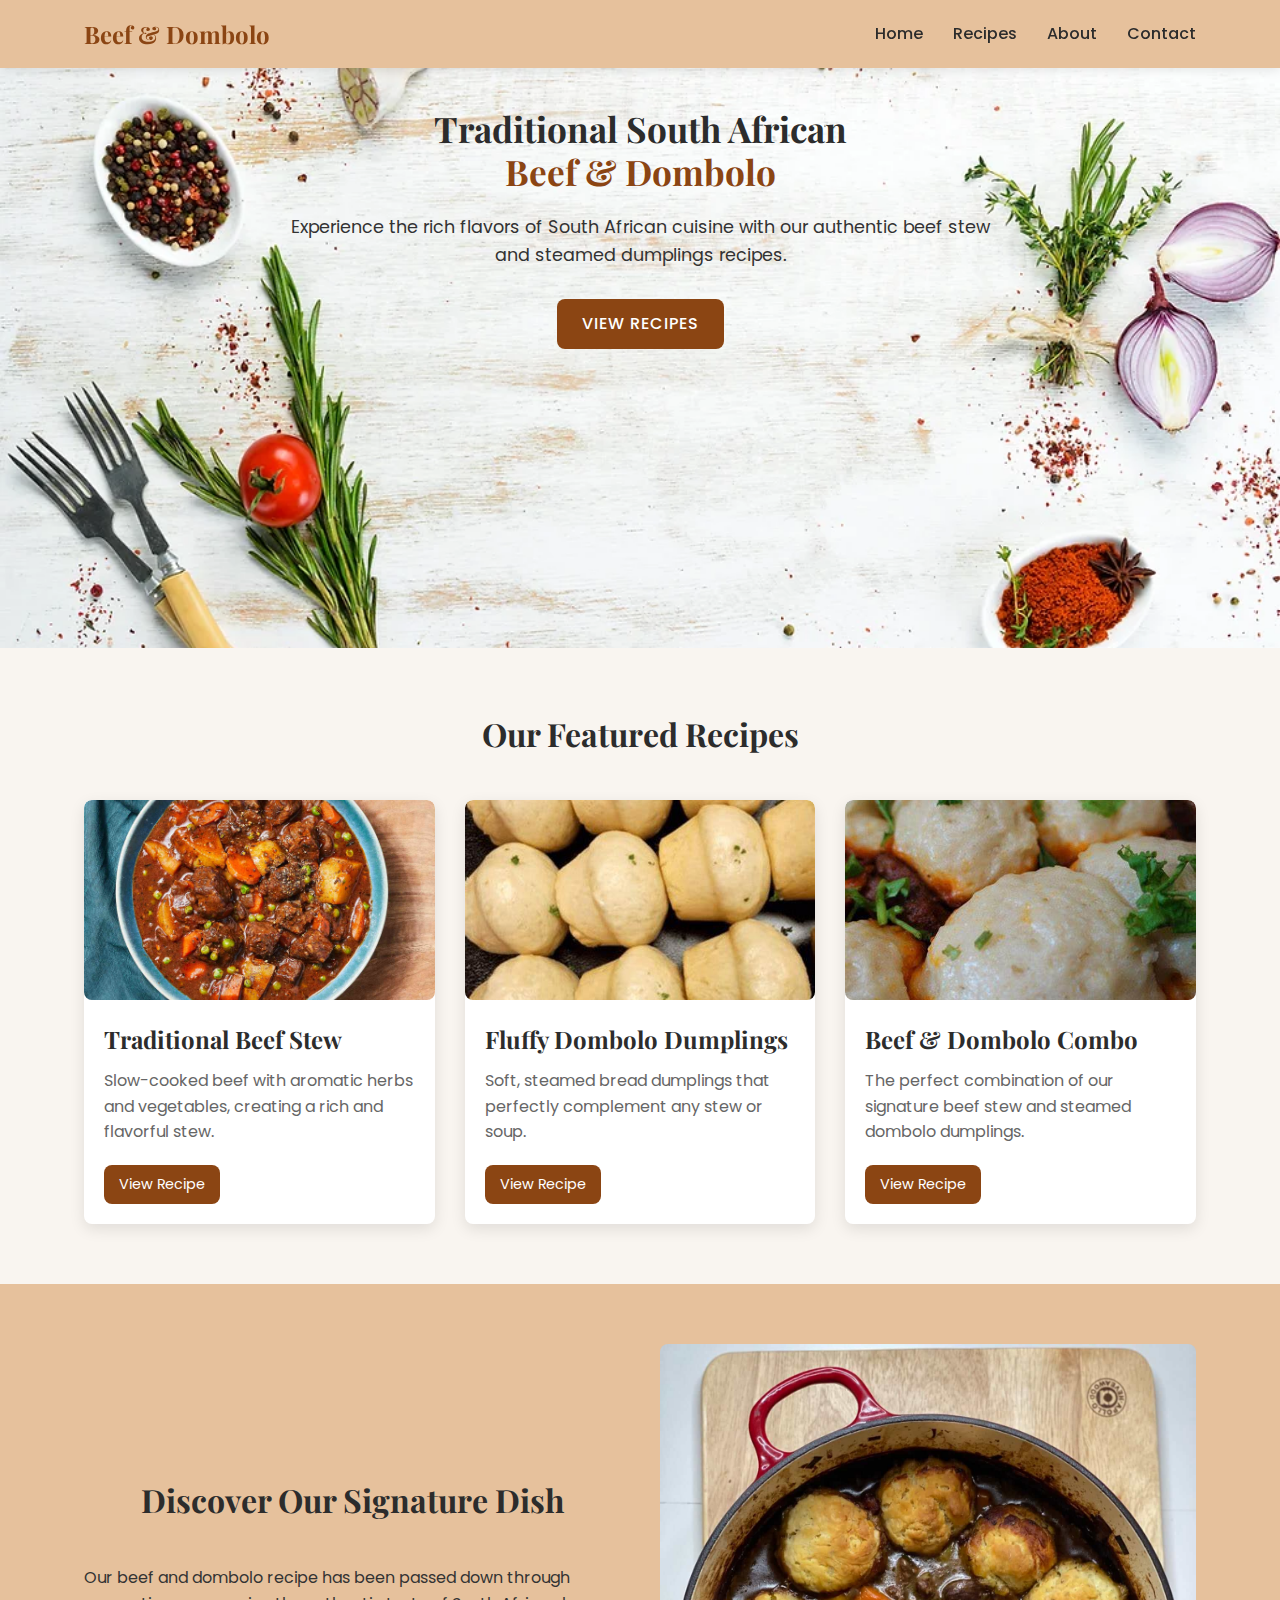
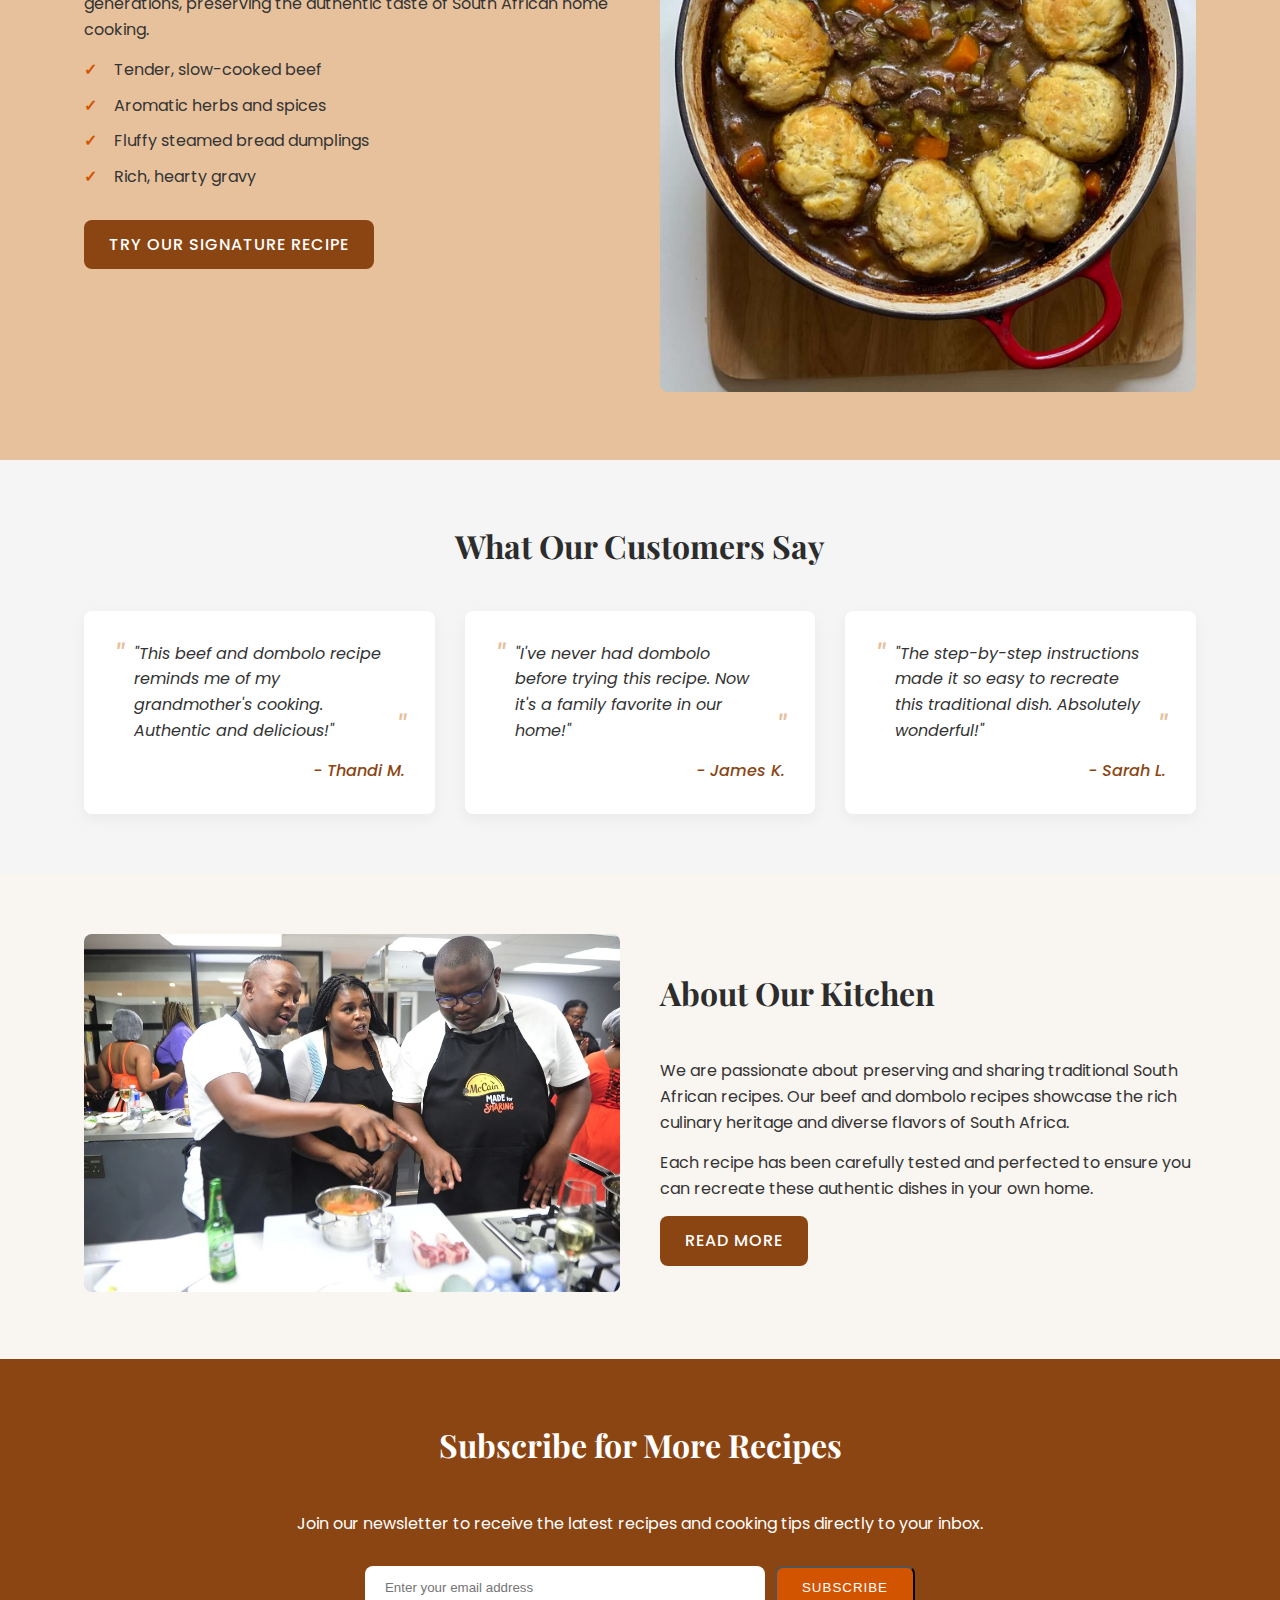
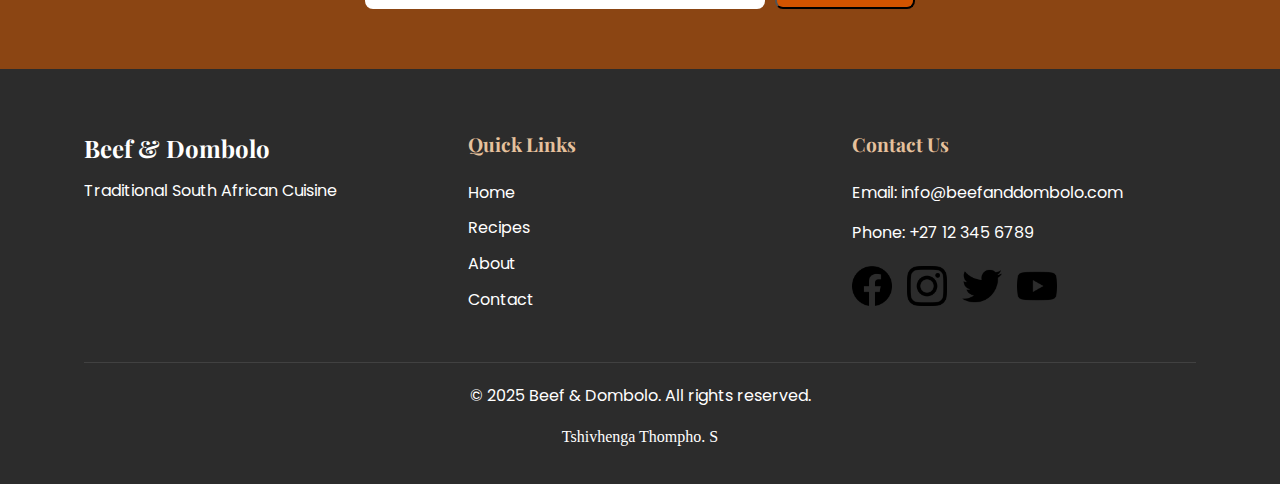
<file: index.html>
<!DOCTYPE html>
<html lang="en">
<head>
    <meta charset="UTF-8">
    <meta name="viewport" content="width=device-width, initial-scale=1.0">
    <title>Beef and Dombolo - Traditional South African Cuisine</title>
    <link rel="stylesheet" href="styles.css">
    <link rel="preconnect" href="https://fonts.googleapis.com">
    <link rel="preconnect" href="https://fonts.gstatic.com" crossorigin>
    <link href="https://fonts.googleapis.com/css2?family=Playfair+Display:wght@400;600;700&family=Poppins:wght@300;400;500&display=swap" rel="stylesheet">
</head>
<body>
    <header>
        <div class="container">
            <nav>
                <div class="logo">Beef & Dombolo</div>
                <ul class="nav-links">
                    <li><a href="#home">Home</a></li>
                    <li><a href="#recipes">Recipes</a></li>
                    <li><a href="#about">About</a></li>
                    <li><a href="#contact">Contact</a></li>
                </ul>
            </nav>
        </div>
    </header>

    <section class="mini-hero" id="home">
        <div class="container">
            <div class="hero-content">
                <h1>Traditional South African <span>Beef & Dombolo</span></h1>
                <p>Experience the rich flavors of South African cuisine with our authentic beef stew and steamed dumplings recipes.</p>
                <a href="#recipes" class="btn">View Recipes</a>
            </div>
        </div>
    </section>

    <section class="featured-recipes" id="recipes">
        <div class="container">
            <h2>Our Featured Recipes</h2>
            <div class="recipes-grid">
                <div class="recipe-card" id="beef-stew">
                    <div class="recipe-image">
                        <img src="beef.jpg" alt="Traditional beef stew">
                    </div>
                    <div class="recipe-content">
                        <h3>Traditional Beef Stew</h3>
                        <p>Slow-cooked beef with aromatic herbs and vegetables, creating a rich and flavorful stew.</p>
                        <a href="#beef-stew-recipe" class="btn-small recipe-toggle">View Recipe</a>
                    </div>
                    <div class="recipe-details" id="beef-stew-recipe">
                        <div class="recipe-tabs">
                            <div class="tab active" data-tab="ingredients">Ingredients</div>
                            <div class="tab" data-tab="instructions">Instructions</div>
                        </div>
                        <div class="tab-content">
                            <div class="tab-pane active" id="beef-stew-ingredients">
                                <h4>Ingredients</h4>
                                <ul class="ingredients-list">
                                    <li>1 kg beef chuck, cut into 3cm cubes</li>
                                    <li>2 tbsp olive oil</li>
                                    <li>2 onions, chopped</li>
                                    <li>4 garlic cloves, minced</li>
                                    <li>2 carrots, chopped</li>
                                    <li>2 celery stalks, chopped (optional)</li>
                                    <li>2 tbsp tomato paste</li>
                                    <li>2 tbsp flour</li>
                                    <li>500ml beef stock</li>
                                    <li>1 bay leaf</li>
                                    <li>1 tsp dried thyme</li>
                                    <li>Salt and pepper to taste</li>
                                    <li>Fresh parsley for garnish</li>
                                </ul>
                            </div>
                            <div class="tab-pane" id="beef-stew-instructions">
                                <h4>Instructions</h4>
                                <ol class="instructions-list">
                                    <li>Season beef with salt and pepper. Heat oil in a large pot over medium-high heat.</li>
                                    <li>Brown beef in batches, about 5 minutes per batch. Remove and set aside.</li>
                                    <li>Add onions to the pot and cook until softened, about 5 minutes.</li>
                                    <li>Add garlic, carrots, and celery and cook for another 5 minutes.</li>
                                    <li>Stir in tomato paste and cook for 1 minute.</li>
                                    <li>Sprinkle flour over vegetables and stir to coat.</li>
                                    <li>Gradually add beef stock, stirring constantly to prevent lumps.</li>
                                    <li>Return beef to the pot. Add bay leaf and thyme.</li>
                                    <li>Bring to a boil, then reduce heat to low. Cover and simmer for 2-3 hours until beef is tender.</li>
                                    <li>Adjust seasoning with salt and pepper.</li>
                                    <li>Garnish with fresh parsley before serving.</li>
                                </ol>
                            </div>
                        </div>
                    </div>
                </div>
                
                <div class="recipe-card" id="dombolo">
                    <div class="recipe-image">
                        <img src="2.jpg" alt="Fluffy dombolo dumplings">
                    </div>
                    <div class="recipe-content">
                        <h3>Fluffy Dombolo Dumplings</h3>
                        <p>Soft, steamed bread dumplings that perfectly complement any stew or soup.</p>
                        <a href="#dombolo-recipe" class="btn-small recipe-toggle">View Recipe</a>
                    </div>
                    <div class="recipe-details" id="dombolo-recipe">
                        <div class="recipe-tabs">
                            <div class="tab active" data-tab="ingredients">Ingredients</div>
                            <div class="tab" data-tab="instructions">Instructions</div>
                        </div>
                        <div class="tab-content">
                            <div class="tab-pane active" id="dombolo-ingredients">
                                <h4>Ingredients</h4>
                                <ul class="ingredients-list">
                                    <li>4 cups all-purpose flour</li>
                                    <li>1 tbsp instant yeast</li>
                                    <li>2 tbsp sugar</li>
                                    <li>1 tsp salt</li>
                                    <li>2 cups warm water</li>
                                    <li>2 tbsp vegetable oil</li>
                                </ul>
                            </div>
                            <div class="tab-pane" id="dombolo-instructions">
                                <h4>Instructions</h4>
                                <ol class="instructions-list">
                                    <li>In a large bowl, mix flour, yeast, sugar, and salt.</li>
                                    <li>Make a well in the center and add warm water and oil.</li>
                                    <li>Stir until a soft dough forms.</li>
                                    <li>Knead the dough on a floured surface for about 5-7 minutes until smooth and elastic.</li>
                                    <li>Place dough in a greased bowl, cover with a damp cloth, and let rise in a warm place for 1 hour or until doubled in size.</li>
                                    <li>Punch down the dough and divide into 8-10 equal portions.</li>
                                    <li>Shape each portion into a ball.</li>
                                    <li>Place the dough balls on top of simmering stew, leaving space between them as they will expand.</li>
                                    <li>Cover pot tightly and steam for 30-35 minutes without lifting the lid.</li>
                                    <li>Check that the dompolo is cooked through by inserting a toothpick - it should come out clean.</li>
                                    <li>Serve hot with beef stew.</li>
                                </ol>
                            </div>
                        </div>
                    </div>
                </div>
                
                <div class="recipe-card" id="combo">
                    <div class="recipe-image">
                        <img src="1.jpg" alt="Beef and dombolo combo">
                    </div>
                    <div class="recipe-content">
                        <h3>Beef & Dombolo Combo</h3>
                        <p>The perfect combination of our signature beef stew and steamed dombolo dumplings.</p>
                        <a href="#combo-recipe" class="btn-small recipe-toggle">View Recipe</a>
                    </div>
                    <div class="recipe-details" id="combo-recipe">
                        <div class="recipe-tabs">
                            <div class="tab active" data-tab="ingredients">Ingredients</div>
                            <div class="tab" data-tab="instructions">Instructions</div>
                        </div>
                        <div class="tab-content">
                            <div class="tab-pane active" id="combo-ingredients">
                                <h4>Ingredients</h4>
                                <p>For this recipe, you'll need all ingredients from both the Traditional Beef Stew and Fluffy Dombolo Dumplings recipes.</p>
                            </div>
                            <div class="tab-pane" id="combo-instructions">
                                <h4>Instructions</h4>
                                <ol class="instructions-list">
                                    <li>Prepare the beef stew following steps 1-8 of the beef stew recipe.</li>
                                    <li>While the stew is simmering, prepare the dombolo dough following steps 1-5 of the dombolo recipe.</li>
                                    <li>After the beef has been simmering for about 2 hours and is almost tender, shape the risen dough into 8-10 balls.</li>
                                    <li>Place the dough balls directly on top of the simmering stew, leaving space between them.</li>
                                    <li>Cover the pot tightly and continue to simmer for 30-35 minutes without lifting the lid.</li>
                                    <li>Check that both the beef is tender and the dombolo is cooked through.</li>
                                    <li>Garnish with fresh parsley and serve hot.</li>
                                </ol>
                                <p><strong>Tip:</strong> The dombolo will absorb the flavors from the stew as they cook, creating a perfect harmony of tastes.</p>
                            </div>
                        </div>
                    </div>
                </div>
            </div>
        </div>
    </section>

    <section class="featured-dish">
        <div class="container">
            <div class="featured-content">
                <h2>Discover Our Signature Dish</h2>
                <p>Our beef and dombolo recipe has been passed down through generations, preserving the authentic taste of South African home cooking.</p>
                <ul class="features">
                    <li>Tender, slow-cooked beef</li>
                    <li>Aromatic herbs and spices</li>
                    <li>Fluffy steamed bread dumplings</li>
                    <li>Rich, hearty gravy</li>
                </ul>
                <a href="#combo" class="btn">Try Our Signature Recipe</a>
            </div>
            <div class="featured-image">
                <img src="beef-stew-dumplings.jpeg" alt="Close-up of beef and dombolo">
            </div>
        </div>
    </section>

    <section class="testimonials">
        <div class="container">
            <h2>What Our Customers Say</h2>
            <div class="testimonials-grid">
                <div class="testimonial">
                    <p>"This beef and dombolo recipe reminds me of my grandmother's cooking. Authentic and delicious!"</p>
                    <cite>- Thandi M.</cite>
                </div>
                <div class="testimonial">
                    <p>"I've never had dombolo before trying this recipe. Now it's a family favorite in our home!"</p>
                    <cite>- James K.</cite>
                </div>
                <div class="testimonial">
                    <p>"The step-by-step instructions made it so easy to recreate this traditional dish. Absolutely wonderful!"</p>
                    <cite>- Sarah L.</cite>
                </div>
            </div>
        </div>
    </section>
    
    <section class="about" id="about">
        <div class="container">
            <div class="about-image">
                <img src="story.webp" alt="Chef preparing beef and dombolo">
            </div>
            <div class="about-content">
                <h2>About Our Kitchen</h2>
                <p>We are passionate about preserving and sharing traditional South African recipes. Our beef and dombolo recipes showcase the rich culinary heritage and diverse flavors of South Africa.</p>
                <p>Each recipe has been carefully tested and perfected to ensure you can recreate these authentic dishes in your own home.</p>
                <a href="#" class="btn">Read More</a>
            </div>
        </div>
    </section>

    <section class="newsletter">
        <div class="container">
            <h2>Subscribe for More Recipes</h2>
            <p>Join our newsletter to receive the latest recipes and cooking tips directly to your inbox.</p>
            <form class="newsletter-form">
                <input type="email" placeholder="Enter your email address" required>
                <button type="submit" class="btn">Subscribe</button>
            </form>
        </div>
    </section>

    <footer id="contact">
        <div class="container">
            <div class="footer-content">
                <div class="footer-logo">
                    <h3>Beef & Dombolo</h3>
                    <p>Traditional South African Cuisine</p>
                </div>
                <div class="footer-links">
                    <h4>Quick Links</h4>
                    <ul>
                        <li><a href="#home">Home</a></li>
                        <li><a href="#recipes">Recipes</a></li>
                        <li><a href="#about">About</a></li>
                        <li><a href="#contact">Contact</a></li>
                    </ul>
                </div>
                <div class="footer-contact">
                    <h4>Contact Us</h4>
                    <p>Email: info@beefanddombolo.com</p>
                    <p>Phone: +27 12 345 6789</p>
                    <div class="social-links">
                        <a href="#" class="social-icon"><img src="src/facebook.png" alt=""></a>
                        <a href="#" class="social-icon"><img src="src/instagram.png" alt=""></a>
                        <a href="#" class="social-icon"><img src="src/twitter.png" alt=""></a>
                        <a href="#" class="social-icon"><img src="src/youtube.png" alt=""></a>
                    </div>
                </div>
            </div>
            <div class="copyright">
                <p>&copy; 2025 Beef & Dombolo. All rights reserved. </p>
                <p id="last">Tshivhenga Thompho. S</p>
            </div>
        </div>
    </footer>

    <script>
        // JavaScript to handle recipe toggle and tabs
        document.addEventListener('DOMContentLoaded', function() {
            // Recipe toggle functionality
            const recipeToggles = document.querySelectorAll('.recipe-toggle');
            
            recipeToggles.forEach(toggle => {
                toggle.addEventListener('click', function(e) {
                    e.preventDefault();
                    const targetId = this.getAttribute('href');
                    const recipeDetails = document.querySelector(targetId);
                    
                    // Toggle visibility
                    if (recipeDetails.style.display === 'block') {
                        recipeDetails.style.display = 'none';
                        this.textContent = 'View Recipe';
                    } else {
                        // Hide all recipe details first
                        document.querySelectorAll('.recipe-details').forEach(details => {
                            details.style.display = 'none';
                        });
                        document.querySelectorAll('.recipe-toggle').forEach(btn => {
                            btn.textContent = 'View Recipe';
                        });
                        
                        // Show the clicked one
                        recipeDetails.style.display = 'block';
                        this.textContent = 'Hide Recipe';
                    }
                });
            });
            
            // Tab functionality
            const tabs = document.querySelectorAll('.tab');
            
            tabs.forEach(tab => {
                tab.addEventListener('click', function() {
                    // Get the parent recipe details element
                    const recipeDetails = this.closest('.recipe-details');
                    
                    // Remove active class from all tabs in this recipe
                    recipeDetails.querySelectorAll('.tab').forEach(t => {
                        t.classList.remove('active');
                    });
                    
                    // Add active class to clicked tab
                    this.classList.add('active');
                    
                    // Get the tab type (ingredients or instructions)
                    const tabType = this.getAttribute('data-tab');
                    
                    // Hide all tab panes in this recipe
                    recipeDetails.querySelectorAll('.tab-pane').forEach(pane => {
                        pane.classList.remove('active');
                    });
                    
                    // Show the correct tab pane
                    const recipeId = recipeDetails.id.replace('-recipe', '');
                    const tabPaneId = `${recipeId}-${tabType}`;
                    document.getElementById(tabPaneId).classList.add('active');
                });
            });
        });
    </script>
</body>
</html>
</file>
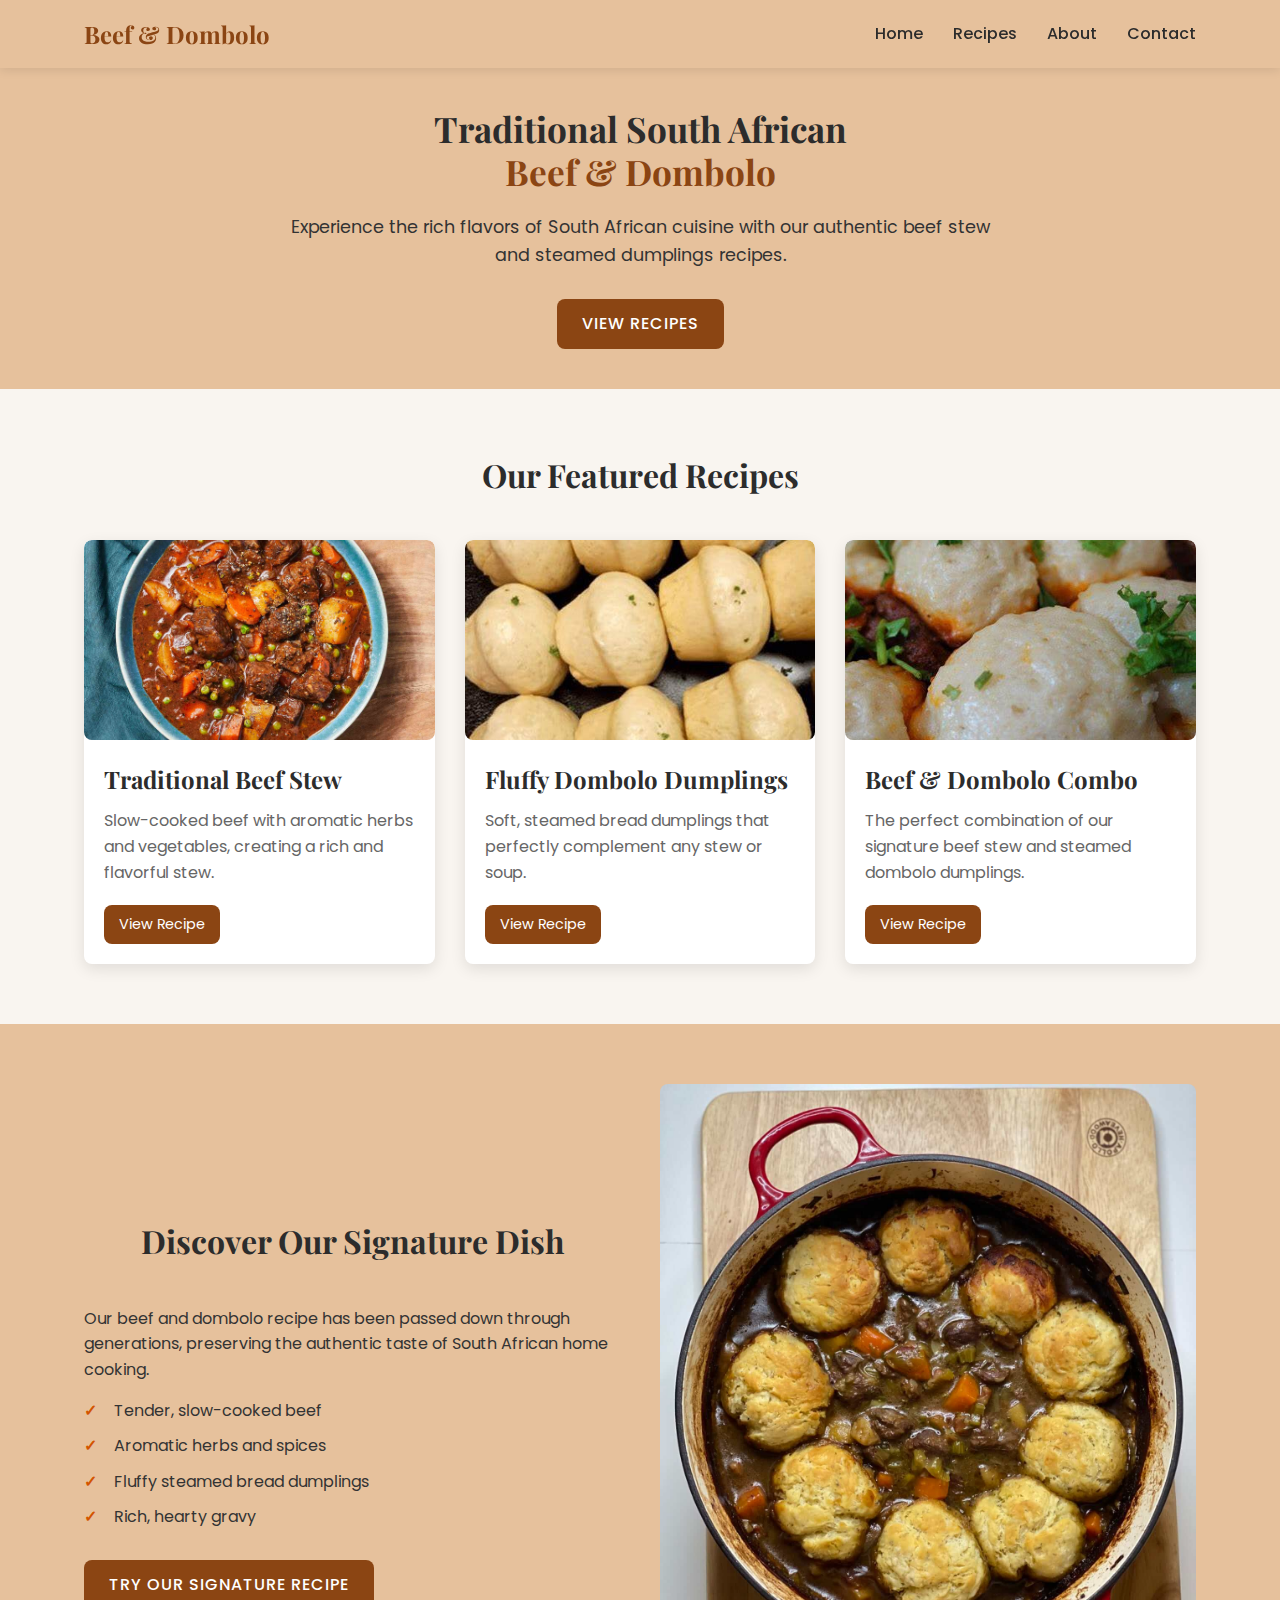
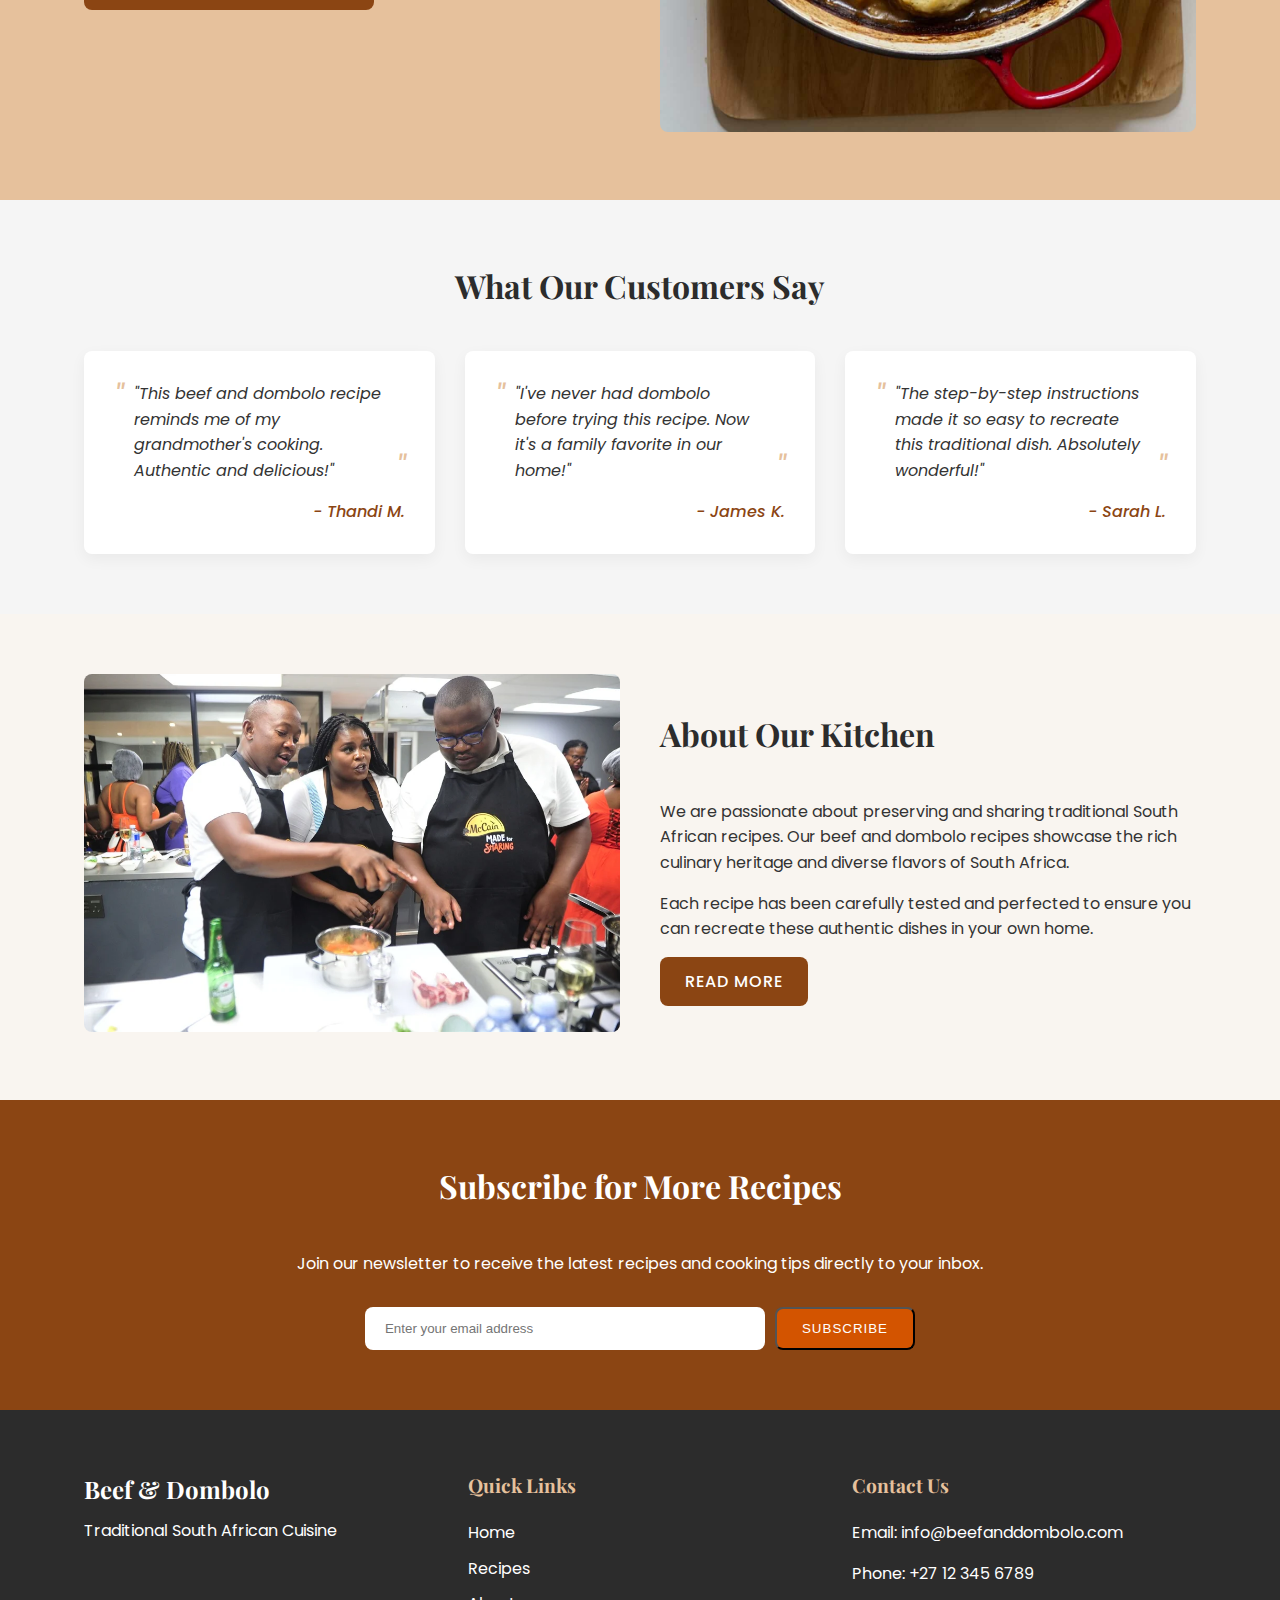
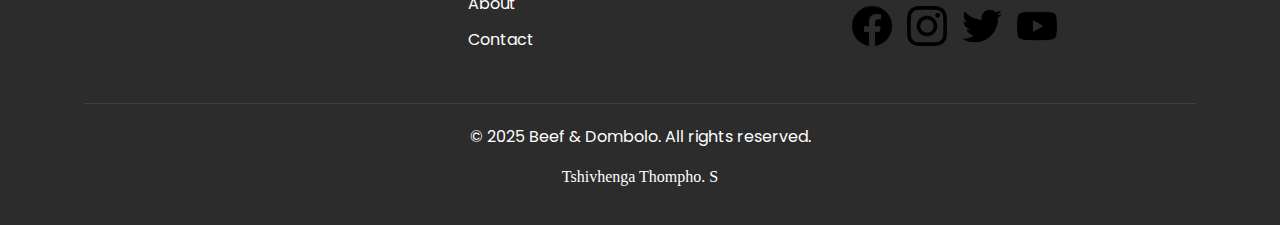
<file: website/index.html>
<!DOCTYPE html>
<html lang="en">
<head>
    <meta charset="UTF-8">
    <meta name="viewport" content="width=device-width, initial-scale=1.0">
    <title>Beef and Dombolo - Traditional South African Cuisine</title>
    <link rel="stylesheet" href="styles.css">
    <link rel="preconnect" href="https://fonts.googleapis.com">
    <link rel="preconnect" href="https://fonts.gstatic.com" crossorigin>
    <link href="https://fonts.googleapis.com/css2?family=Playfair+Display:wght@400;600;700&family=Poppins:wght@300;400;500&display=swap" rel="stylesheet">
</head>
<body>
    <header>
        <div class="container">
            <nav>
                <div class="logo">Beef & Dombolo</div>
                <ul class="nav-links">
                    <li><a href="#home">Home</a></li>
                    <li><a href="#recipes">Recipes</a></li>
                    <li><a href="#about">About</a></li>
                    <li><a href="#contact">Contact</a></li>
                </ul>
            </nav>
        </div>
    </header>

    <section class="mini-hero" id="home">
        <div class="container">
            <div class="hero-content">
                <h1>Traditional South African <span>Beef & Dombolo</span></h1>
                <p>Experience the rich flavors of South African cuisine with our authentic beef stew and steamed dumplings recipes.</p>
                <a href="#recipes" class="btn">View Recipes</a>
            </div>
        </div>
    </section>

    <section class="featured-recipes" id="recipes">
        <div class="container">
            <h2>Our Featured Recipes</h2>
            <div class="recipes-grid">
                <div class="recipe-card" id="beef-stew">
                    <div class="recipe-image">
                        <img src="beef.jpg" alt="Traditional beef stew">
                    </div>
                    <div class="recipe-content">
                        <h3>Traditional Beef Stew</h3>
                        <p>Slow-cooked beef with aromatic herbs and vegetables, creating a rich and flavorful stew.</p>
                        <a href="#beef-stew-recipe" class="btn-small recipe-toggle">View Recipe</a>
                    </div>
                    <div class="recipe-details" id="beef-stew-recipe">
                        <div class="recipe-tabs">
                            <div class="tab active" data-tab="ingredients">Ingredients</div>
                            <div class="tab" data-tab="instructions">Instructions</div>
                        </div>
                        <div class="tab-content">
                            <div class="tab-pane active" id="beef-stew-ingredients">
                                <h4>Ingredients</h4>
                                <ul class="ingredients-list">
                                    <li>1 kg beef chuck, cut into 3cm cubes</li>
                                    <li>2 tbsp olive oil</li>
                                    <li>2 onions, chopped</li>
                                    <li>4 garlic cloves, minced</li>
                                    <li>2 carrots, chopped</li>
                                    <li>2 celery stalks, chopped (optional)</li>
                                    <li>2 tbsp tomato paste</li>
                                    <li>2 tbsp flour</li>
                                    <li>500ml beef stock</li>
                                    <li>1 bay leaf</li>
                                    <li>1 tsp dried thyme</li>
                                    <li>Salt and pepper to taste</li>
                                    <li>Fresh parsley for garnish</li>
                                </ul>
                            </div>
                            <div class="tab-pane" id="beef-stew-instructions">
                                <h4>Instructions</h4>
                                <ol class="instructions-list">
                                    <li>Season beef with salt and pepper. Heat oil in a large pot over medium-high heat.</li>
                                    <li>Brown beef in batches, about 5 minutes per batch. Remove and set aside.</li>
                                    <li>Add onions to the pot and cook until softened, about 5 minutes.</li>
                                    <li>Add garlic, carrots, and celery and cook for another 5 minutes.</li>
                                    <li>Stir in tomato paste and cook for 1 minute.</li>
                                    <li>Sprinkle flour over vegetables and stir to coat.</li>
                                    <li>Gradually add beef stock, stirring constantly to prevent lumps.</li>
                                    <li>Return beef to the pot. Add bay leaf and thyme.</li>
                                    <li>Bring to a boil, then reduce heat to low. Cover and simmer for 2-3 hours until beef is tender.</li>
                                    <li>Adjust seasoning with salt and pepper.</li>
                                    <li>Garnish with fresh parsley before serving.</li>
                                </ol>
                            </div>
                        </div>
                    </div>
                </div>
                
                <div class="recipe-card" id="dombolo">
                    <div class="recipe-image">
                        <img src="2.jpg" alt="Fluffy dombolo dumplings">
                    </div>
                    <div class="recipe-content">
                        <h3>Fluffy Dombolo Dumplings</h3>
                        <p>Soft, steamed bread dumplings that perfectly complement any stew or soup.</p>
                        <a href="#dombolo-recipe" class="btn-small recipe-toggle">View Recipe</a>
                    </div>
                    <div class="recipe-details" id="dombolo-recipe">
                        <div class="recipe-tabs">
                            <div class="tab active" data-tab="ingredients">Ingredients</div>
                            <div class="tab" data-tab="instructions">Instructions</div>
                        </div>
                        <div class="tab-content">
                            <div class="tab-pane active" id="dombolo-ingredients">
                                <h4>Ingredients</h4>
                                <ul class="ingredients-list">
                                    <li>4 cups all-purpose flour</li>
                                    <li>1 tbsp instant yeast</li>
                                    <li>2 tbsp sugar</li>
                                    <li>1 tsp salt</li>
                                    <li>2 cups warm water</li>
                                    <li>2 tbsp vegetable oil</li>
                                </ul>
                            </div>
                            <div class="tab-pane" id="dombolo-instructions">
                                <h4>Instructions</h4>
                                <ol class="instructions-list">
                                    <li>In a large bowl, mix flour, yeast, sugar, and salt.</li>
                                    <li>Make a well in the center and add warm water and oil.</li>
                                    <li>Stir until a soft dough forms.</li>
                                    <li>Knead the dough on a floured surface for about 5-7 minutes until smooth and elastic.</li>
                                    <li>Place dough in a greased bowl, cover with a damp cloth, and let rise in a warm place for 1 hour or until doubled in size.</li>
                                    <li>Punch down the dough and divide into 8-10 equal portions.</li>
                                    <li>Shape each portion into a ball.</li>
                                    <li>Place the dough balls on top of simmering stew, leaving space between them as they will expand.</li>
                                    <li>Cover pot tightly and steam for 30-35 minutes without lifting the lid.</li>
                                    <li>Check that the dompolo is cooked through by inserting a toothpick - it should come out clean.</li>
                                    <li>Serve hot with beef stew.</li>
                                </ol>
                            </div>
                        </div>
                    </div>
                </div>
                
                <div class="recipe-card" id="combo">
                    <div class="recipe-image">
                        <img src="1.jpg" alt="Beef and dombolo combo">
                    </div>
                    <div class="recipe-content">
                        <h3>Beef & Dombolo Combo</h3>
                        <p>The perfect combination of our signature beef stew and steamed dombolo dumplings.</p>
                        <a href="#combo-recipe" class="btn-small recipe-toggle">View Recipe</a>
                    </div>
                    <div class="recipe-details" id="combo-recipe">
                        <div class="recipe-tabs">
                            <div class="tab active" data-tab="ingredients">Ingredients</div>
                            <div class="tab" data-tab="instructions">Instructions</div>
                        </div>
                        <div class="tab-content">
                            <div class="tab-pane active" id="combo-ingredients">
                                <h4>Ingredients</h4>
                                <p>For this recipe, you'll need all ingredients from both the Traditional Beef Stew and Fluffy Dombolo Dumplings recipes.</p>
                            </div>
                            <div class="tab-pane" id="combo-instructions">
                                <h4>Instructions</h4>
                                <ol class="instructions-list">
                                    <li>Prepare the beef stew following steps 1-8 of the beef stew recipe.</li>
                                    <li>While the stew is simmering, prepare the dombolo dough following steps 1-5 of the dombolo recipe.</li>
                                    <li>After the beef has been simmering for about 2 hours and is almost tender, shape the risen dough into 8-10 balls.</li>
                                    <li>Place the dough balls directly on top of the simmering stew, leaving space between them.</li>
                                    <li>Cover the pot tightly and continue to simmer for 30-35 minutes without lifting the lid.</li>
                                    <li>Check that both the beef is tender and the dombolo is cooked through.</li>
                                    <li>Garnish with fresh parsley and serve hot.</li>
                                </ol>
                                <p><strong>Tip:</strong> The dombolo will absorb the flavors from the stew as they cook, creating a perfect harmony of tastes.</p>
                            </div>
                        </div>
                    </div>
                </div>
            </div>
        </div>
    </section>

    <section class="featured-dish">
        <div class="container">
            <div class="featured-content">
                <h2>Discover Our Signature Dish</h2>
                <p>Our beef and dombolo recipe has been passed down through generations, preserving the authentic taste of South African home cooking.</p>
                <ul class="features">
                    <li>Tender, slow-cooked beef</li>
                    <li>Aromatic herbs and spices</li>
                    <li>Fluffy steamed bread dumplings</li>
                    <li>Rich, hearty gravy</li>
                </ul>
                <a href="#combo" class="btn">Try Our Signature Recipe</a>
            </div>
            <div class="featured-image">
                <img src="beef-stew-dumplings.jpeg" alt="Close-up of beef and dombolo">
            </div>
        </div>
    </section>

    <section class="testimonials">
        <div class="container">
            <h2>What Our Customers Say</h2>
            <div class="testimonials-grid">
                <div class="testimonial">
                    <p>"This beef and dombolo recipe reminds me of my grandmother's cooking. Authentic and delicious!"</p>
                    <cite>- Thandi M.</cite>
                </div>
                <div class="testimonial">
                    <p>"I've never had dombolo before trying this recipe. Now it's a family favorite in our home!"</p>
                    <cite>- James K.</cite>
                </div>
                <div class="testimonial">
                    <p>"The step-by-step instructions made it so easy to recreate this traditional dish. Absolutely wonderful!"</p>
                    <cite>- Sarah L.</cite>
                </div>
            </div>
        </div>
    </section>
    
    <section class="about" id="about">
        <div class="container">
            <div class="about-image">
                <img src="story.webp" alt="Chef preparing beef and dombolo">
            </div>
            <div class="about-content">
                <h2>About Our Kitchen</h2>
                <p>We are passionate about preserving and sharing traditional South African recipes. Our beef and dombolo recipes showcase the rich culinary heritage and diverse flavors of South Africa.</p>
                <p>Each recipe has been carefully tested and perfected to ensure you can recreate these authentic dishes in your own home.</p>
                <a href="#" class="btn">Read More</a>
            </div>
        </div>
    </section>

    <section class="newsletter">
        <div class="container">
            <h2>Subscribe for More Recipes</h2>
            <p>Join our newsletter to receive the latest recipes and cooking tips directly to your inbox.</p>
            <form class="newsletter-form">
                <input type="email" placeholder="Enter your email address" required>
                <button type="submit" class="btn">Subscribe</button>
            </form>
        </div>
    </section>

    <footer id="contact">
        <div class="container">
            <div class="footer-content">
                <div class="footer-logo">
                    <h3>Beef & Dombolo</h3>
                    <p>Traditional South African Cuisine</p>
                </div>
                <div class="footer-links">
                    <h4>Quick Links</h4>
                    <ul>
                        <li><a href="#home">Home</a></li>
                        <li><a href="#recipes">Recipes</a></li>
                        <li><a href="#about">About</a></li>
                        <li><a href="#contact">Contact</a></li>
                    </ul>
                </div>
                <div class="footer-contact">
                    <h4>Contact Us</h4>
                    <p>Email: info@beefanddombolo.com</p>
                    <p>Phone: +27 12 345 6789</p>
                    <div class="social-links">
                        <a href="#" class="social-icon"><img src="src/facebook.png" alt=""></a>
                        <a href="#" class="social-icon"><img src="src/instagram.png" alt=""></a>
                        <a href="#" class="social-icon"><img src="src/twitter.png" alt=""></a>
                        <a href="#" class="social-icon"><img src="src/youtube.png" alt=""></a>
                    </div>
                </div>
            </div>
            <div class="copyright">
                <p>&copy; 2025 Beef & Dombolo. All rights reserved. </p>
                <p id="last">Tshivhenga Thompho. S</p>
            </div>
        </div>
    </footer>

    <script>
        // JavaScript to handle recipe toggle and tabs
        document.addEventListener('DOMContentLoaded', function() {
            // Recipe toggle functionality
            const recipeToggles = document.querySelectorAll('.recipe-toggle');
            
            recipeToggles.forEach(toggle => {
                toggle.addEventListener('click', function(e) {
                    e.preventDefault();
                    const targetId = this.getAttribute('href');
                    const recipeDetails = document.querySelector(targetId);
                    
                    // Toggle visibility
                    if (recipeDetails.style.display === 'block') {
                        recipeDetails.style.display = 'none';
                        this.textContent = 'View Recipe';
                    } else {
                        // Hide all recipe details first
                        document.querySelectorAll('.recipe-details').forEach(details => {
                            details.style.display = 'none';
                        });
                        document.querySelectorAll('.recipe-toggle').forEach(btn => {
                            btn.textContent = 'View Recipe';
                        });
                        
                        // Show the clicked one
                        recipeDetails.style.display = 'block';
                        this.textContent = 'Hide Recipe';
                    }
                });
            });
            
            // Tab functionality
            const tabs = document.querySelectorAll('.tab');
            
            tabs.forEach(tab => {
                tab.addEventListener('click', function() {
                    // Get the parent recipe details element
                    const recipeDetails = this.closest('.recipe-details');
                    
                    // Remove active class from all tabs in this recipe
                    recipeDetails.querySelectorAll('.tab').forEach(t => {
                        t.classList.remove('active');
                    });
                    
                    // Add active class to clicked tab
                    this.classList.add('active');
                    
                    // Get the tab type (ingredients or instructions)
                    const tabType = this.getAttribute('data-tab');
                    
                    // Hide all tab panes in this recipe
                    recipeDetails.querySelectorAll('.tab-pane').forEach(pane => {
                        pane.classList.remove('active');
                    });
                    
                    // Show the correct tab pane
                    const recipeId = recipeDetails.id.replace('-recipe', '');
                    const tabPaneId = `${recipeId}-${tabType}`;
                    document.getElementById(tabPaneId).classList.add('active');
                });
            });
        });
    </script>
</body>
</html>
</file>
<file: styles.css>
/* Reset and Base Styles */
* {
    margin: 0;
    padding: 0;
    box-sizing: border-box;
}
:root {
    --primary-color: #8b4513;
    --secondary-color: #e6c19c;
    --accent-color: #d35400;
    --dark-color: #2c2c2c;
    --light-color: #f9f5f0;
    --text-color: #333333;
    --border-radius: 8px;
}
body {
    font-family: 'Poppins', sans-serif;
    color: var(--text-color);
    line-height: 1.6;
    background-color: var(--light-color);
    
}
.container {
    width: 90%;
    max-width: 1200px;
    margin: 0 auto;
    padding: 0 20px;
}
h1, h2, h3, h4 {
    font-family: 'Playfair Display', serif;
    font-weight: 700;
    margin-bottom: 20px;
    color: var(--dark-color);
}
h1 {
    font-size: 2.5rem;
    line-height: 1.2;
}
h2 {
    font-size: 2rem;
    text-align: center;
    margin-bottom: 40px;
}
h3 {
    font-size: 1.5rem;
}
h4 {
    font-size: 1.2rem;
    margin-bottom: 15px;
}
p {
    margin-bottom: 15px;
}
a {
    text-decoration: none;
    color: inherit;
    transition: all 0.3s ease;
}
ul {
    list-style: none;
}
ol {
    margin-left: 20px;
}
img {
    max-width: 100%;
    height: auto;
    border-radius: var(--border-radius);
}
section {
    padding: 60px 0;
}
/* Button Styles */
.btn {
    display: inline-block;
    background-color: var(--primary-color);
    color: white;
    padding: 12px 25px;
    border-radius: var(--border-radius);
    font-weight: 500;
    text-transform: uppercase;
    letter-spacing: 1px;
    transition: all 0.3s ease;
}
.btn:hover {
    background-color: var(--accent-color);
    transform: translateY(-3px);
    box-shadow: 0 4px 10px rgba(0, 0, 0, 0.2);
}
.btn-small {
    padding: 8px 15px;
    font-size: 0.9rem;
    background-color: var(--primary-color);
    color: white;
    border-radius: var(--border-radius);
    display: inline-block;
}
.btn-small:hover {
    background-color: var(--accent-color);
}
/* Header and Navigation */
header {
    background-color: var(--secondary-color);
    padding: 10px 0;
    box-shadow: 0 2px 10px rgba(0, 0, 0, 0.1);
    position: sticky;
    top: 0;
    z-index: 100;
}
nav {
    display: flex;
    justify-content: space-between;
    align-items: center;
    padding: 5px 0;
}
.logo {
    font-family: 'Playfair Display', serif;
    font-size: 1.5rem;
    font-weight: 700;
    color: var(--primary-color);
}

.nav-links {
    display: flex;
    gap: 30px;
}

.nav-links a {
    font-weight: 500;
    color: var(--dark-color);
    position: relative;
}

.nav-links a:hover {
    color: var(--accent-color);
}

.nav-links a:after {
    content: '';
    position: absolute;
    width: 0;
    height: 2px;
    bottom: -5px;
    left: 0;
    background-color: var(--accent-color);
    transition: width 0.3s ease;
}

.nav-links a:hover:after {
    width: 100%;
}

/* Mini Hero Section */
.mini-hero {
    background: url(background2.webp) no-repeat center center/cover;
    padding: 40px 0;
    text-align: center;
    height: 580px;
}

.mini-hero h1 {
    font-size: 2.2rem;
}

.mini-hero h1 span {
    color: var(--primary-color);
    display: block;
}

.mini-hero p {
    font-size: 1.1rem;
    margin-bottom: 30px;
    max-width: 700px;
    margin-left: auto;
    margin-right: auto;
}

/* Recipes Grid */
.recipes-grid {
    display: grid;
    grid-template-columns: repeat(auto-fit, minmax(300px, 1fr));
    gap: 30px;
    margin-top: 40px;
}

.recipe-card {
    background-color: white;
    border-radius: var(--border-radius);
    overflow: hidden;
    box-shadow: 0 5px 15px rgba(0, 0, 0, 0.1);
    transition: transform 0.3s ease;
    position: relative;
}

.recipe-card:hover {
    transform: translateY(-5px);
}

.recipe-image {
    height: 200px;
    overflow: hidden;
}

.recipe-image img {
    width: 100%;
    height: 100%;
    object-fit: cover;
    transition: transform 0.5s ease;
}

.recipe-card:hover .recipe-image img {
    transform: scale(1.05);
}

.recipe-content {
    padding: 20px;
}

.recipe-content h3 {
    margin-bottom: 10px;
}

.recipe-content p {
    margin-bottom: 20px;
    color: #666;
}

/* Recipe Details */
.recipe-details {
    padding: 0 20px 20px;
    display: none;
    background-color: #f9f9f9;
    border-top: 1px solid #eee;
}

.recipe-tabs {
    display: flex;
    margin-bottom: 20px;
    border-bottom: 1px solid #ddd;
}

.tab {
    padding: 10px 20px;
    cursor: pointer;
    font-weight: 500;
    transition: all 0.3s ease;
}

.tab.active {
    color: var(--primary-color);
    border-bottom: 2px solid var(--primary-color);
}

.tab:hover {
    color: var(--accent-color);
}

.tab-content {
    padding: 10px 0;
}

.tab-pane {
    display: none;
}

.tab-pane.active {
    display: block;
}

.ingredients-list li, .instructions-list li {
    margin-bottom: 10px;
}

.ingredients-list {
    list-style: disc;
    padding-left: 20px;
}

.instructions-list {
    list-style: decimal;
}

/* Featured Dish Section */
.featured-dish {
    background-color: var(--secondary-color);
}

.featured-dish .container {
    display: flex;
    align-items: center;
    gap: 40px;
}

.featured-content {
    flex: 1;
}

.featured-image {
    flex: 1;
}

.features {
    margin-bottom: 30px;
}

.features li {
    position: relative;
    padding-left: 30px;
    margin-bottom: 10px;
}

.features li:before {
    content: '✓';
    position: absolute;
    left: 0;
    color: var(--accent-color);
    font-weight: bold;
}

/* Testimonials Section */
.testimonials {
    background-color: #f5f5f5;
}

.testimonials-grid {
    display: grid;
    grid-template-columns: repeat(auto-fit, minmax(300px, 1fr));
    gap: 30px;
}

.testimonial {
    background-color: white;
    padding: 30px;
    border-radius: var(--border-radius);
    box-shadow: 0 5px 15px rgba(0, 0, 0, 0.05);
}

.testimonial p {
    font-style: italic;
    position: relative;
    padding: 0 20px;
}

.testimonial p:before,
.testimonial p:after {
    content: '"';
    font-size: 2rem;
    color: var(--secondary-color);
    position: absolute;
}

.testimonial p:before {
    left: 0;
    top: -10px;
}

.testimonial p:after {
    right: 0;
    bottom: -10px;
}

.testimonial cite {
    display: block;
    text-align: right;
    font-weight: 500;
    margin-top: 15px;
    color: var(--primary-color);
}

/* About Section */
.about .container {
    display: flex;
    align-items: center;
    gap: 40px;
}

.about-image {
    flex: 1;
}

.about-content {
    flex: 1;
}

.about h2 {
    text-align: left;
}

/* Newsletter Section */
.newsletter {
    background-color: var(--primary-color);
    text-align: center;
    color: white;
}

.newsletter h2,
.newsletter p {
    color: white;
}

.newsletter-form {
    display: flex;
    justify-content: center;
    margin-top: 30px;
    gap: 10px;
}

.newsletter-form input {
    padding: 12px 20px;
    border-radius: var(--border-radius);
    border: none;
    width: 100%;
    max-width: 400px;
}

.newsletter-form .btn {
    background-color: var(--accent-color);
}

.newsletter-form .btn:hover {
    background-color: #b33c00;
}

/* Footer */
footer {
    background-color: var(--dark-color);
    color: white;
    padding: 60px 0 20px;
}

.footer-content {
    display: grid;
    grid-template-columns: repeat(auto-fit, minmax(200px, 1fr));
    gap: 40px;
    margin-bottom: 40px;
}

.footer-logo h3 {
    color: white;
    margin-bottom: 10px;
}

.footer-links h4,
.footer-contact h4 {
    color: var(--secondary-color);
    margin-bottom: 20px;
}

.footer-links ul li {
    margin-bottom: 10px;
}

.footer-links ul li a:hover {
    color: var(--secondary-color);
}

.social-links {
    display: flex;
    gap: 15px;
    margin-top: 20px;
}

.social-icon {
    display: inline-flex;
    align-items: center;
    justify-content: center;
    width: 40px;
    height: 40px;
    /* background-color: rgba(255, 255, 255, 0.1); */
    border-radius: 50%;
    transition: all 0.3s ease;
}
#last{
    display: block;
    margin-top: 1px;
    text-align: center;
    font-family:Georgia, 'Times New Roman', Times, serif;
}
.social-icon:hover {
    background-color: var(--accent-color);
    transform: translateY(-3px);
}

.copyright {
    text-align: center;
    padding-top: 20px;
    border-top: 1px solid rgba(255, 255, 255, 0.1);
}

/* Responsive Design */
@media (max-width: 992px) {
    .featured-dish .container,
    .about .container {
        flex-direction: column;
    }
    
    .featured-image {
        order: -1;
    }
    
    h1 {
        font-size: 2rem;
    }
    
    h2 {
        font-size: 1.7rem;
    }
}

@media (max-width: 768px) {
    nav {
        flex-direction: column;
        gap: 15px;
    }
    
    .nav-links {
        gap: 15px;
    }
    
    .newsletter-form {
        flex-direction: column;
        align-items: center;
    }
    
    .newsletter-form input,
    .newsletter-form .btn {
        width: 100%;
    }
}
</file>
<file: website/styles.css>
/* Reset and Base Styles */
* {
    margin: 0;
    padding: 0;
    box-sizing: border-box;
}
:root {
    --primary-color: #8b4513;
    --secondary-color: #e6c19c;
    --accent-color: #d35400;
    --dark-color: #2c2c2c;
    --light-color: #f9f5f0;
    --text-color: #333333;
    --border-radius: 8px;
}
body {
    font-family: 'Poppins', sans-serif;
    color: var(--text-color);
    line-height: 1.6;
    background-color: var(--light-color);
}
.container {
    width: 90%;
    max-width: 1200px;
    margin: 0 auto;
    padding: 0 20px;
}
h1, h2, h3, h4 {
    font-family: 'Playfair Display', serif;
    font-weight: 700;
    margin-bottom: 20px;
    color: var(--dark-color);
}
h1 {
    font-size: 2.5rem;
    line-height: 1.2;
}
h2 {
    font-size: 2rem;
    text-align: center;
    margin-bottom: 40px;
}
h3 {
    font-size: 1.5rem;
}
h4 {
    font-size: 1.2rem;
    margin-bottom: 15px;
}
p {
    margin-bottom: 15px;
}
a {
    text-decoration: none;
    color: inherit;
    transition: all 0.3s ease;
}
ul {
    list-style: none;
}
ol {
    margin-left: 20px;
}
img {
    max-width: 100%;
    height: auto;
    border-radius: var(--border-radius);
}
section {
    padding: 60px 0;
}
/* Button Styles */
.btn {
    display: inline-block;
    background-color: var(--primary-color);
    color: white;
    padding: 12px 25px;
    border-radius: var(--border-radius);
    font-weight: 500;
    text-transform: uppercase;
    letter-spacing: 1px;
    transition: all 0.3s ease;
}
.btn:hover {
    background-color: var(--accent-color);
    transform: translateY(-3px);
    box-shadow: 0 4px 10px rgba(0, 0, 0, 0.2);
}
.btn-small {
    padding: 8px 15px;
    font-size: 0.9rem;
    background-color: var(--primary-color);
    color: white;
    border-radius: var(--border-radius);
    display: inline-block;
}
.btn-small:hover {
    background-color: var(--accent-color);
}
/* Header and Navigation */
header {
    background-color: var(--secondary-color);
    padding: 10px 0;
    box-shadow: 0 2px 10px rgba(0, 0, 0, 0.1);
    position: sticky;
    top: 0;
    z-index: 100;
}
nav {
    display: flex;
    justify-content: space-between;
    align-items: center;
    padding: 5px 0;
}
.logo {
    font-family: 'Playfair Display', serif;
    font-size: 1.5rem;
    font-weight: 700;
    color: var(--primary-color);
}

.nav-links {
    display: flex;
    gap: 30px;
}

.nav-links a {
    font-weight: 500;
    color: var(--dark-color);
    position: relative;
}

.nav-links a:hover {
    color: var(--accent-color);
}

.nav-links a:after {
    content: '';
    position: absolute;
    width: 0;
    height: 2px;
    bottom: -5px;
    left: 0;
    background-color: var(--accent-color);
    transition: width 0.3s ease;
}

.nav-links a:hover:after {
    width: 100%;
}

/* Mini Hero Section */
.mini-hero {
    background-color: var(--secondary-color);
    padding: 40px 0;
    text-align: center;
}

.mini-hero h1 {
    font-size: 2.2rem;
}

.mini-hero h1 span {
    color: var(--primary-color);
    display: block;
}

.mini-hero p {
    font-size: 1.1rem;
    margin-bottom: 30px;
    max-width: 700px;
    margin-left: auto;
    margin-right: auto;
}

/* Recipes Grid */
.recipes-grid {
    display: grid;
    grid-template-columns: repeat(auto-fit, minmax(300px, 1fr));
    gap: 30px;
    margin-top: 40px;
}

.recipe-card {
    background-color: white;
    border-radius: var(--border-radius);
    overflow: hidden;
    box-shadow: 0 5px 15px rgba(0, 0, 0, 0.1);
    transition: transform 0.3s ease;
    position: relative;
}

.recipe-card:hover {
    transform: translateY(-5px);
}

.recipe-image {
    height: 200px;
    overflow: hidden;
}

.recipe-image img {
    width: 100%;
    height: 100%;
    object-fit: cover;
    transition: transform 0.5s ease;
}

.recipe-card:hover .recipe-image img {
    transform: scale(1.05);
}

.recipe-content {
    padding: 20px;
}

.recipe-content h3 {
    margin-bottom: 10px;
}

.recipe-content p {
    margin-bottom: 20px;
    color: #666;
}

/* Recipe Details */
.recipe-details {
    padding: 0 20px 20px;
    display: none;
    background-color: #f9f9f9;
    border-top: 1px solid #eee;
}

.recipe-tabs {
    display: flex;
    margin-bottom: 20px;
    border-bottom: 1px solid #ddd;
}

.tab {
    padding: 10px 20px;
    cursor: pointer;
    font-weight: 500;
    transition: all 0.3s ease;
}

.tab.active {
    color: var(--primary-color);
    border-bottom: 2px solid var(--primary-color);
}

.tab:hover {
    color: var(--accent-color);
}

.tab-content {
    padding: 10px 0;
}

.tab-pane {
    display: none;
}

.tab-pane.active {
    display: block;
}

.ingredients-list li, .instructions-list li {
    margin-bottom: 10px;
}

.ingredients-list {
    list-style: disc;
    padding-left: 20px;
}

.instructions-list {
    list-style: decimal;
}

/* Featured Dish Section */
.featured-dish {
    background-color: var(--secondary-color);
}

.featured-dish .container {
    display: flex;
    align-items: center;
    gap: 40px;
}

.featured-content {
    flex: 1;
}

.featured-image {
    flex: 1;
}

.features {
    margin-bottom: 30px;
}

.features li {
    position: relative;
    padding-left: 30px;
    margin-bottom: 10px;
}

.features li:before {
    content: '✓';
    position: absolute;
    left: 0;
    color: var(--accent-color);
    font-weight: bold;
}

/* Testimonials Section */
.testimonials {
    background-color: #f5f5f5;
}

.testimonials-grid {
    display: grid;
    grid-template-columns: repeat(auto-fit, minmax(300px, 1fr));
    gap: 30px;
}

.testimonial {
    background-color: white;
    padding: 30px;
    border-radius: var(--border-radius);
    box-shadow: 0 5px 15px rgba(0, 0, 0, 0.05);
}

.testimonial p {
    font-style: italic;
    position: relative;
    padding: 0 20px;
}

.testimonial p:before,
.testimonial p:after {
    content: '"';
    font-size: 2rem;
    color: var(--secondary-color);
    position: absolute;
}

.testimonial p:before {
    left: 0;
    top: -10px;
}

.testimonial p:after {
    right: 0;
    bottom: -10px;
}

.testimonial cite {
    display: block;
    text-align: right;
    font-weight: 500;
    margin-top: 15px;
    color: var(--primary-color);
}

/* About Section */
.about .container {
    display: flex;
    align-items: center;
    gap: 40px;
}

.about-image {
    flex: 1;
}

.about-content {
    flex: 1;
}

.about h2 {
    text-align: left;
}

/* Newsletter Section */
.newsletter {
    background-color: var(--primary-color);
    text-align: center;
    color: white;
}

.newsletter h2,
.newsletter p {
    color: white;
}

.newsletter-form {
    display: flex;
    justify-content: center;
    margin-top: 30px;
    gap: 10px;
}

.newsletter-form input {
    padding: 12px 20px;
    border-radius: var(--border-radius);
    border: none;
    width: 100%;
    max-width: 400px;
}

.newsletter-form .btn {
    background-color: var(--accent-color);
}

.newsletter-form .btn:hover {
    background-color: #b33c00;
}

/* Footer */
footer {
    background-color: var(--dark-color);
    color: white;
    padding: 60px 0 20px;
}

.footer-content {
    display: grid;
    grid-template-columns: repeat(auto-fit, minmax(200px, 1fr));
    gap: 40px;
    margin-bottom: 40px;
}

.footer-logo h3 {
    color: white;
    margin-bottom: 10px;
}

.footer-links h4,
.footer-contact h4 {
    color: var(--secondary-color);
    margin-bottom: 20px;
}

.footer-links ul li {
    margin-bottom: 10px;
}

.footer-links ul li a:hover {
    color: var(--secondary-color);
}

.social-links {
    display: flex;
    gap: 15px;
    margin-top: 20px;
}

.social-icon {
    display: inline-flex;
    align-items: center;
    justify-content: center;
    width: 40px;
    height: 40px;
    /* background-color: rgba(255, 255, 255, 0.1); */
    border-radius: 50%;
    transition: all 0.3s ease;
}
#last{
    display: block;
    margin-top: 1px;
    text-align: center;
    font-family:Georgia, 'Times New Roman', Times, serif;
}
.social-icon:hover {
    background-color: var(--accent-color);
    transform: translateY(-3px);
}

.copyright {
    text-align: center;
    padding-top: 20px;
    border-top: 1px solid rgba(255, 255, 255, 0.1);
}

/* Responsive Design */
@media (max-width: 992px) {
    .featured-dish .container,
    .about .container {
        flex-direction: column;
    }
    
    .featured-image {
        order: -1;
    }
    
    h1 {
        font-size: 2rem;
    }
    
    h2 {
        font-size: 1.7rem;
    }
}

@media (max-width: 768px) {
    nav {
        flex-direction: column;
        gap: 15px;
    }
    
    .nav-links {
        gap: 15px;
    }
    
    .newsletter-form {
        flex-direction: column;
        align-items: center;
    }
    
    .newsletter-form input,
    .newsletter-form .btn {
        width: 100%;
    }
}
</file>
